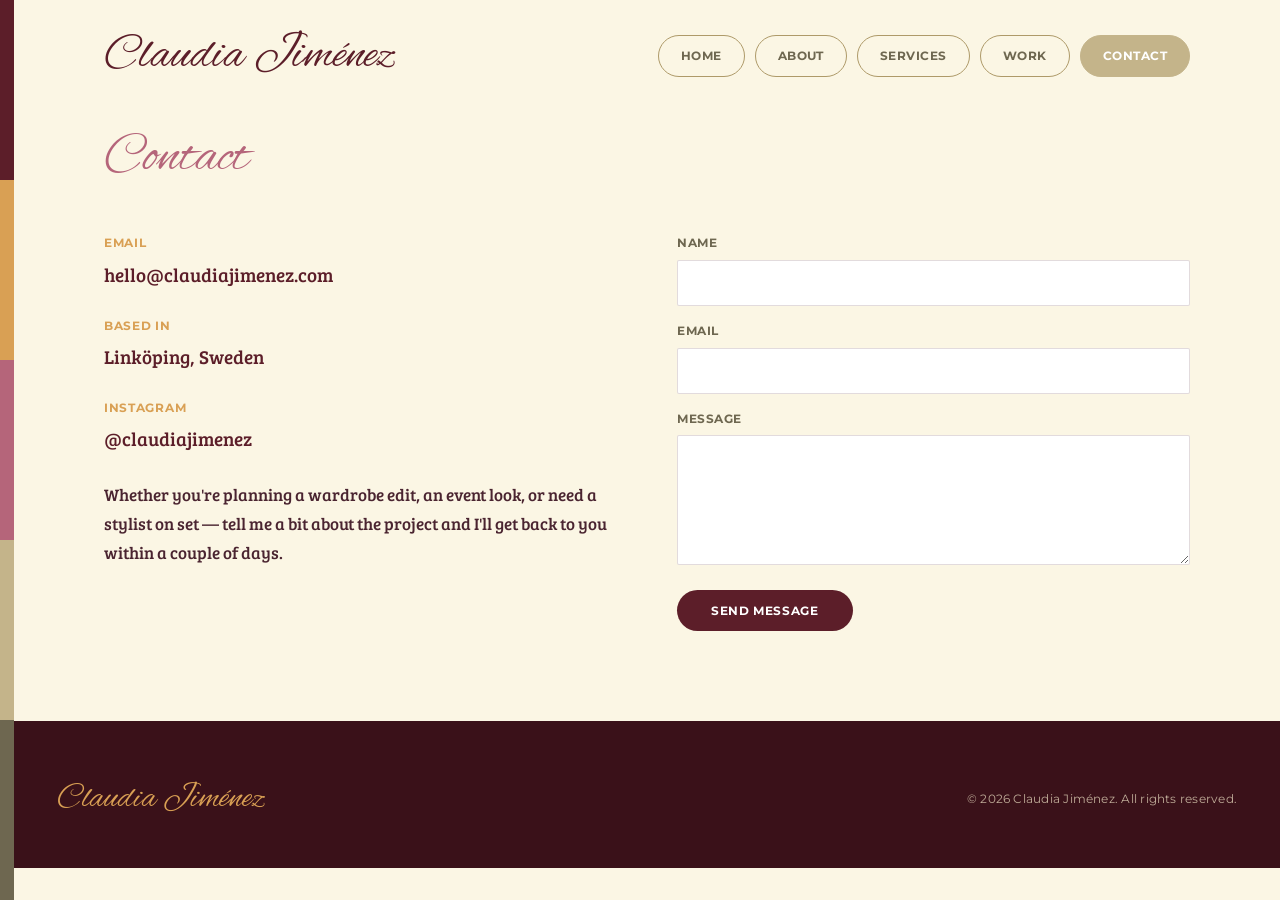
<file: claudia-portfolio/contact.html>
<!DOCTYPE html>
<html lang="en">
<head>
<meta charset="UTF-8">
<meta name="viewport" content="width=device-width, initial-scale=1.0">
<title>Contact — Claudia Jiménez</title>
<link rel="stylesheet" href="css/style.css">
</head>
<body>
<a class="skip-link" href="#main">Skip to content</a>
<div class="swatch-strip" aria-hidden="true"><span></span><span></span><span></span><span></span><span></span></div>

<header class="site-header">
  <a class="logo" href="index.html">Claudia Jiménez</a>
  <nav class="pills" aria-label="Main">
    <a href="index.html">Home</a>
    <a href="about.html">About</a>
    <a href="services.html">Services</a>
    <a href="work.html">Work</a>
    <a href="contact.html" aria-current="page">Contact</a>
  </nav>
</header>

<main id="main">
  <section class="section">
    <p class="section-title">Contact</p>

    <div class="contact-grid">
      <div class="contact-info">
        <p class="label">Email</p>
        <p class="value">hello@claudiajimenez.com</p>

        <p class="label">Based in</p>
        <p class="value">Linköping, Sweden</p>

        <p class="label">Instagram</p>
        <p class="value">@claudiajimenez</p>

        <p>Whether you're planning a wardrobe edit, an event look, or need a stylist on set — tell me a bit about the project and I'll get back to you within a couple of days.</p>
      </div>

      <form class="contact-form" onsubmit="event.preventDefault(); alert('Thanks! This form is not yet connected — see the README for how to wire it up.');">
        <div>
          <label for="name">Name</label>
          <input type="text" id="name" name="name" required>
        </div>
        <div>
          <label for="email">Email</label>
          <input type="email" id="email" name="email" required>
        </div>
        <div>
          <label for="message">Message</label>
          <textarea id="message" name="message" required></textarea>
        </div>
        <button type="submit">Send message</button>
      </form>
    </div>
  </section>
</main>

<footer>
  <div class="footer-inner">
    <span class="footer-logo">Claudia Jiménez</span>
    <span class="footer-meta">&copy; <span id="year"></span> Claudia Jiménez. All rights reserved.</span>
  </div>
</footer>
<script>document.getElementById('year').textContent = new Date().getFullYear();</script>
</body>
</html>
</file>
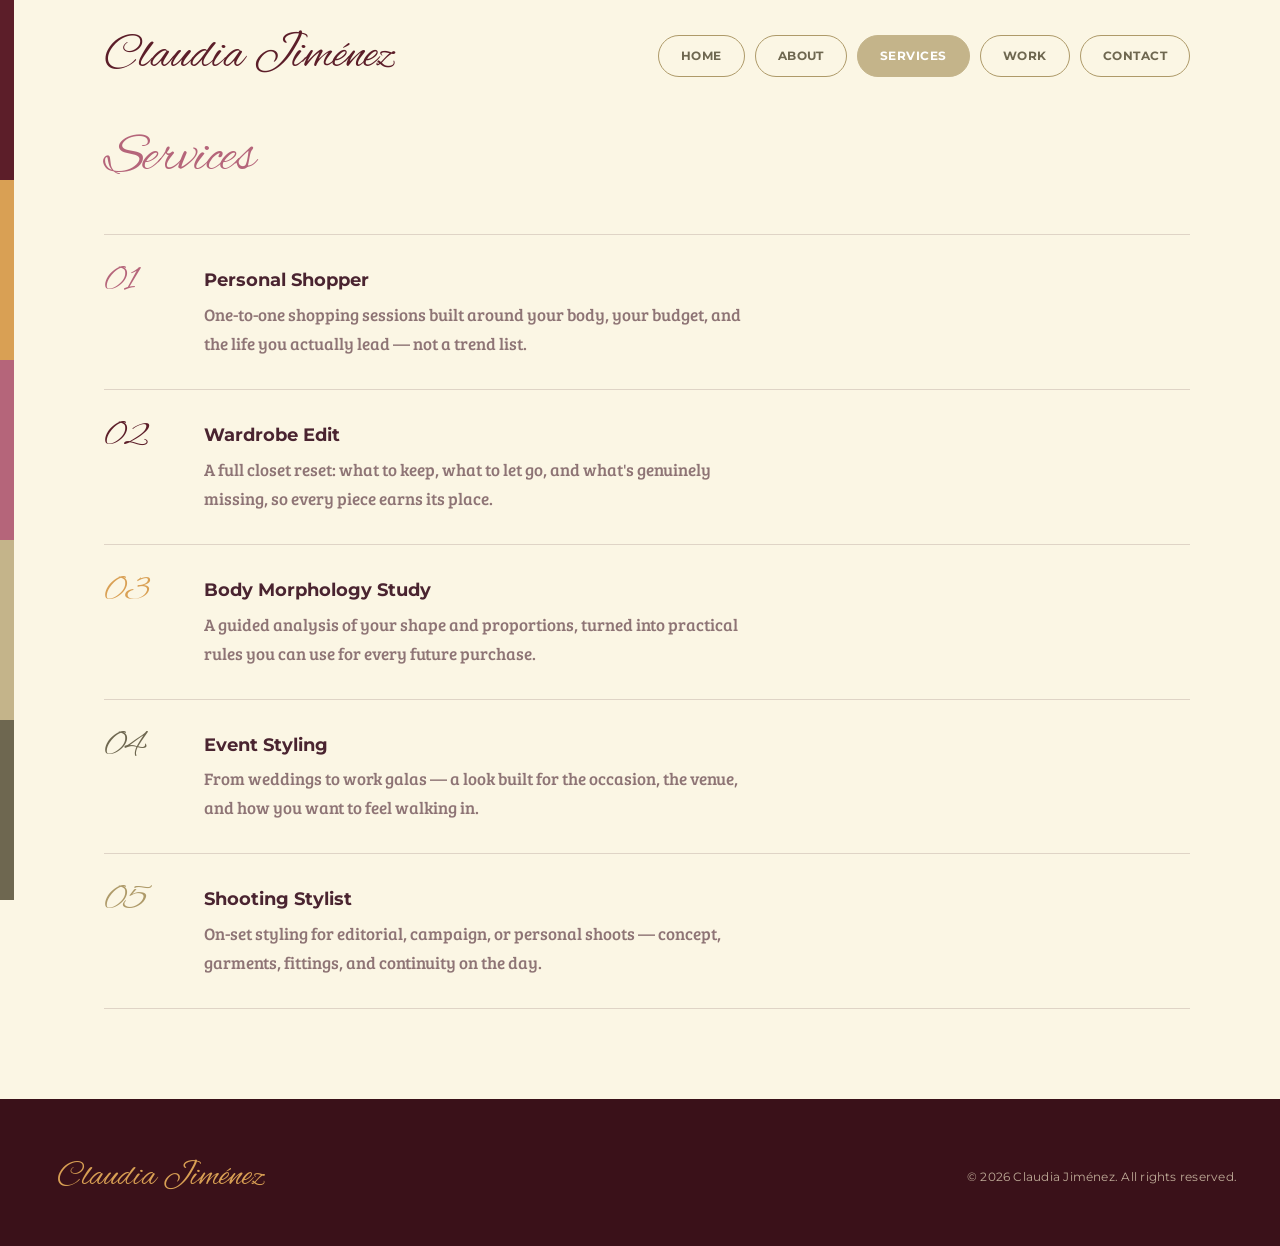
<file: claudia-portfolio/services.html>
<!DOCTYPE html>
<html lang="en">
<head>
<meta charset="UTF-8">
<meta name="viewport" content="width=device-width, initial-scale=1.0">
<title>Services — Claudia Jiménez</title>
<link rel="stylesheet" href="css/style.css">
</head>
<body>
<a class="skip-link" href="#main">Skip to content</a>
<div class="swatch-strip" aria-hidden="true"><span></span><span></span><span></span><span></span><span></span></div>

<header class="site-header">
  <a class="logo" href="index.html">Claudia Jiménez</a>
  <nav class="pills" aria-label="Main">
    <a href="index.html">Home</a>
    <a href="about.html">About</a>
    <a href="services.html" aria-current="page">Services</a>
    <a href="work.html">Work</a>
    <a href="contact.html">Contact</a>
  </nav>
</header>

<main id="main">
  <section class="section">
    <p class="section-title">Services</p>
    <div class="service-list" id="service-list">
      <!-- injected by js/main.js from data/services.json -->
    </div>
  </section>
</main>

<footer>
  <div class="footer-inner">
    <span class="footer-logo">Claudia Jiménez</span>
    <span class="footer-meta">&copy; <span id="year"></span> Claudia Jiménez. All rights reserved.</span>
  </div>
</footer>
<script>document.getElementById('year').textContent = new Date().getFullYear();</script>
<script src="js/main.js"></script>
</body>
</html>
</file>
<file: claudia-portfolio/css/style.css>
/* ============================================
   Claudia Jiménez — Portfolio
   Palette + type sampled directly, pixel by pixel,
   from Claudia's own reference screenshots:

     cream        #FBF6E4   page background
     burgundy     #5C1E29   logo, captions, primary text/headings
     tan          #C4B48A   nav pill fill
     olive        #6E6750   uppercase labels / nav text
     rose         #B5657A   script accent heading ("About…")
     rose-bg      #E6CCD0   About section wash
     gold         #D9A054   accent pulled from the sunset/portfolio photos

   Type:
     Script   — 'Alex Brush'   (logo + decorative headings — same face,
                                 just recoloured, exactly like the reference)
     Labels   — 'Montserrat' 700  (nav, uppercase card headers)
     Body     — 'Bree Serif'      (rounded slab used for all paragraph text)
   ============================================ */

@import url('https://fonts.googleapis.com/css2?family=Alex+Brush&family=Bree+Serif&family=Montserrat:wght@500;600;700;800&display=swap');

:root {
  --cream: #FBF6E4;
  --cream-deep: #F1E6C8;
  --burgundy: #5C1E29;
  --burgundy-soft: #7A3B45;
  --burgundy-deep: #3A1119;
  --tan: #C4B48A;
  --tan-deep: #AE9A69;
  --olive: #6E6750;
  --rose: #B5657A;
  --rose-bg: #E6CCD0;
  --gold: #D9A054;
  --ink: #4A2430;
  --ink-60: rgba(74, 36, 48, 0.62);
  --line: rgba(74, 36, 48, 0.16);
  --max-w: 1180px;
}

* { box-sizing: border-box; }
html { scroll-behavior: smooth; }

body {
  margin: 0;
  background: var(--cream);
  color: var(--ink);
  font-family: 'Bree Serif', serif;
  font-weight: 400;
  font-size: 17px;
  line-height: 1.7;
  -webkit-font-smoothing: antialiased;
}

a { color: inherit; text-decoration: none; }
img { max-width: 100%; display: block; }

h1, h2, h3 {
  font-family: 'Bree Serif', serif;
  font-weight: 400;
  margin: 0 0 0.5em;
  color: var(--ink);
}

p { margin: 0 0 1em; }

.wrap { max-width: var(--max-w); margin: 0 auto; padding: 0 40px; }

.skip-link {
  position: absolute; left: -999px; top: 0;
  background: var(--burgundy); color: #fff;
  padding: 10px 16px; z-index: 200;
  font-family: 'Montserrat', sans-serif;
}
.skip-link:focus { left: 12px; top: 12px; }

/* ---------- Decorative swatch strip — a stylist's colour story,
   pulled straight from the real palette above, not invented. ---------- */
.swatch-strip {
  position: fixed;
  left: 0; top: 0; bottom: 0;
  width: 14px;
  z-index: 50;
  display: flex;
  flex-direction: column;
}
.swatch-strip span { flex: 1; }
.swatch-strip span:nth-child(1) { background: var(--burgundy); }
.swatch-strip span:nth-child(2) { background: var(--gold); }
.swatch-strip span:nth-child(3) { background: var(--rose); }
.swatch-strip span:nth-child(4) { background: var(--tan); }
.swatch-strip span:nth-child(5) { background: var(--olive); }

@media (max-width: 700px) { .swatch-strip { display: none; } }

/* ---------- Header / Nav ---------- */
header.site-header {
  padding: 32px 40px 32px 54px;
  display: flex;
  align-items: center;
  justify-content: space-between;
  max-width: var(--max-w);
  margin: 0 auto;
  flex-wrap: wrap;
  gap: 16px;
}

.logo {
  font-family: 'Alex Brush', cursive;
  font-size: 3rem;
  color: var(--burgundy);
  line-height: 1;
}

nav.pills { display: flex; gap: 10px; flex-wrap: wrap; }

nav.pills a {
  font-family: 'Montserrat', sans-serif;
  border: 1.5px solid var(--tan-deep);
  border-radius: 999px;
  padding: 10px 22px;
  font-size: 0.74rem;
  letter-spacing: 0.04em;
  text-transform: uppercase;
  font-weight: 700;
  color: var(--olive);
  transition: background 0.2s ease, color 0.2s ease, border-color 0.2s ease;
}

nav.pills a:hover { border-color: var(--burgundy); color: var(--burgundy); }

nav.pills a[aria-current="page"] {
  background: var(--tan);
  border-color: var(--tan);
  color: #fff;
}

/* ---------- Hero ---------- */
.hero {
  max-width: var(--max-w);
  margin: 6px auto 74px;
  padding: 0 40px 0 54px;
}

.hero-frame {
  position: relative;
  border-radius: 3px;
  overflow: hidden;
  aspect-ratio: 16 / 8.4;
  background: var(--cream-deep);
}

.hero-frame img { width: 100%; height: 100%; object-fit: cover; }

.hero-caption {
  position: absolute;
  left: 36px; bottom: 32px;
  max-width: 560px;
  background: rgba(251, 246, 228, 0.95);
  padding: 22px 34px;
}

.hero-caption p {
  margin: 0;
  font-family: 'Alex Brush', cursive;
  font-size: clamp(1.8rem, 3.4vw, 2.4rem);
  color: var(--burgundy);
  line-height: 1.15;
}

/* ---------- Card grid (home links) ---------- */
.card-grid {
  max-width: var(--max-w);
  margin: 0 auto 90px;
  padding: 0 40px 0 54px;
  display: grid;
  grid-template-columns: repeat(2, 1fr);
  gap: 42px 44px;
}

.card-link { display: block; }

.card-link h3 {
  font-family: 'Montserrat', sans-serif;
  font-weight: 800;
  text-transform: uppercase;
  letter-spacing: 0.04em;
  text-align: left;
  font-size: 1.05rem;
  color: var(--olive);
  margin: 0 0 16px;
}

.card-link .thumb {
  border-radius: 2px;
  overflow: hidden;
  aspect-ratio: 4 / 3;
  background: var(--cream-deep);
}

.card-link:nth-child(1) .thumb { transform: rotate(-0.6deg); }
.card-link:nth-child(2) .thumb { transform: rotate(0.5deg); }
.card-link:nth-child(3) .thumb { transform: rotate(0.4deg); }
.card-link:nth-child(4) .thumb { transform: rotate(-0.5deg); }

.card-link .thumb img {
  width: 100%; height: 100%; object-fit: cover;
  transition: transform 0.5s ease;
}
.card-link:hover .thumb img { transform: scale(1.05); }

/* ---------- Section shell ---------- */
.section {
  max-width: var(--max-w);
  margin: 0 auto 90px;
  padding: 0 40px 0 54px;
}

.section-title {
  font-family: 'Alex Brush', cursive;
  color: var(--rose);
  font-size: 3.4rem;
  margin-bottom: 30px;
}

/* ---------- About page ---------- */
.about-block {
  background: var(--rose-bg);
  padding: 54px;
  border-radius: 3px;
  display: grid;
  grid-template-columns: 340px 1fr;
  gap: 54px;
  align-items: start;
  position: relative;
}

.about-block img {
  border: 4px solid var(--burgundy);
  border-radius: 2px;
}

.about-copy p { color: var(--ink); }

.pull-quote {
  font-family: 'Alex Brush', cursive;
  color: var(--burgundy);
  font-size: 1.9rem;
  line-height: 1.3;
  border-left: 4px solid var(--gold);
  padding-left: 22px;
  margin: 30px 0 0;
}

.experience { margin-top: 70px; }

.experience h2 {
  font-family: 'Alex Brush', cursive;
  color: var(--rose);
  font-size: 2.6rem;
}

.exp-item {
  padding: 26px 0;
  border-top: 1px solid var(--line);
  display: grid;
  grid-template-columns: 220px 1fr;
  gap: 24px;
}
.exp-item:last-child { border-bottom: 1px solid var(--line); }

.exp-item .exp-head { grid-column: 1; }

.exp-item .role {
  font-family: 'Montserrat', sans-serif;
  font-weight: 700;
  font-size: 0.98rem;
  color: var(--burgundy);
  margin-bottom: 6px;
  line-height: 1.35;
}

.exp-item .company {
  font-family: 'Montserrat', sans-serif;
  font-size: 0.72rem;
  text-transform: uppercase;
  letter-spacing: 0.05em;
  color: var(--gold);
  font-weight: 700;
}

.exp-item p { margin: 0; color: var(--ink); }

@media (max-width: 720px) {
  .exp-item { grid-template-columns: 1fr; gap: 6px; }
}

/* ---------- Services page ---------- */
.service-list { display: grid; gap: 0; }

.service-item {
  display: grid;
  grid-template-columns: 74px 1fr;
  gap: 26px;
  padding: 30px 0;
  border-top: 1px solid var(--line);
}
.service-item:last-child { border-bottom: 1px solid var(--line); }

.service-item .num {
  font-family: 'Alex Brush', cursive;
  color: var(--num-color, var(--rose));
  font-size: 2.2rem;
  line-height: 1;
}

.service-item:nth-child(5n+1) .num { --num-color: var(--rose); }
.service-item:nth-child(5n+2) .num { --num-color: var(--burgundy); }
.service-item:nth-child(5n+3) .num { --num-color: var(--gold); }
.service-item:nth-child(5n+4) .num { --num-color: var(--olive); }
.service-item:nth-child(5n+5) .num { --num-color: var(--tan-deep); }

.service-item h3 {
  font-family: 'Montserrat', sans-serif;
  font-weight: 700;
  font-size: 1.1rem;
  color: var(--ink);
  margin-bottom: 6px;
}

.service-item p { color: var(--ink-60); margin: 0; max-width: 60ch; }

/* ---------- Work page ---------- */
.filters { display: flex; gap: 10px; margin-bottom: 36px; }

.filters button {
  font-family: 'Montserrat', sans-serif;
  font-weight: 700;
  border: 1.5px solid var(--tan-deep);
  background: transparent;
  border-radius: 999px;
  padding: 10px 24px;
  font-size: 0.74rem;
  letter-spacing: 0.04em;
  text-transform: uppercase;
  color: var(--olive);
  cursor: pointer;
  transition: background 0.2s ease, color 0.2s ease, border-color 0.2s ease;
}

.filters button:hover { border-color: var(--burgundy); color: var(--burgundy); }

.filters button.active {
  background: var(--burgundy);
  border-color: var(--burgundy);
  color: var(--cream);
}

.work-grid {
  display: grid;
  grid-template-columns: repeat(3, 1fr);
  gap: 30px;
}

.work-item {
  position: relative;
  border-radius: 2px;
  overflow: hidden;
  aspect-ratio: 3 / 4;
  background: var(--cream-deep);
}

.work-item img {
  width: 100%; height: 100%; object-fit: cover;
  transition: transform 0.5s ease;
}
.work-item:hover img { transform: scale(1.05); }

.work-item .tag {
  position: absolute; top: 14px; left: 14px;
  font-family: 'Montserrat', sans-serif;
  color: #fff;
  font-size: 0.68rem;
  text-transform: uppercase;
  letter-spacing: 0.05em;
  font-weight: 700;
  padding: 5px 13px;
  border-radius: 999px;
}
.work-item[data-cat="Styling"] .tag { background: var(--burgundy); }
.work-item[data-cat="Design"] .tag { background: var(--gold); }

.work-item .caption {
  position: absolute; left: 0; right: 0; bottom: 0;
  padding: 18px;
  background: linear-gradient(to top, rgba(58,17,25,0.88), transparent);
  color: #fff;
  font-family: 'Alex Brush', cursive;
  font-size: 1.35rem;
}

/* ---------- Contact page ---------- */
.contact-grid { display: grid; grid-template-columns: 1fr 1fr; gap: 60px; }

.contact-info .label {
  font-family: 'Montserrat', sans-serif;
  font-size: 0.72rem;
  text-transform: uppercase;
  letter-spacing: 0.06em;
  color: var(--gold);
  font-weight: 700;
  margin-bottom: 4px;
}

.contact-info .value {
  font-family: 'Bree Serif', serif;
  font-size: 1.2rem;
  color: var(--burgundy);
  margin-bottom: 26px;
}

form.contact-form { display: grid; gap: 16px; }

form.contact-form label {
  display: block;
  font-family: 'Montserrat', sans-serif;
  font-size: 0.72rem;
  text-transform: uppercase;
  letter-spacing: 0.05em;
  font-weight: 700;
  color: var(--olive);
  margin-bottom: 6px;
}

form.contact-form input,
form.contact-form textarea {
  width: 100%;
  border: 1.5px solid var(--line);
  background: #fff;
  border-radius: 2px;
  padding: 12px 14px;
  font-family: 'Bree Serif', serif;
  font-size: 0.95rem;
  color: var(--ink);
}
form.contact-form input:focus,
form.contact-form textarea:focus { outline: 2px solid var(--rose); outline-offset: 1px; }

form.contact-form textarea { min-height: 130px; resize: vertical; }

form.contact-form button {
  justify-self: start;
  background: var(--burgundy);
  color: #fff;
  border: none;
  border-radius: 999px;
  padding: 13px 34px;
  font-family: 'Montserrat', sans-serif;
  font-weight: 700;
  font-size: 0.78rem;
  text-transform: uppercase;
  letter-spacing: 0.05em;
  cursor: pointer;
  transition: background 0.2s ease;
}
form.contact-form button:hover { background: var(--rose); }

/* ---------- Footer ---------- */
footer {
  background: var(--burgundy-deep);
  color: var(--cream-deep);
  padding: 50px 40px 40px 54px;
}

footer .footer-inner {
  max-width: var(--max-w);
  margin: 0 auto;
  display: flex;
  align-items: center;
  justify-content: space-between;
  flex-wrap: wrap;
  gap: 16px;
}

footer .footer-logo {
  font-family: 'Alex Brush', cursive;
  font-size: 2.1rem;
  color: var(--gold);
}

footer .footer-meta {
  font-family: 'Montserrat', sans-serif;
  font-size: 0.72rem;
  letter-spacing: 0.02em;
  color: rgba(241, 230, 200, 0.72);
}

/* ---------- Responsive ---------- */
@media (max-width: 860px) {
  .about-block { grid-template-columns: 1fr; }
  .about-block img { width: 220px; }
  .card-grid { grid-template-columns: 1fr; }
  .work-grid { grid-template-columns: repeat(2, 1fr); }
  .contact-grid { grid-template-columns: 1fr; }
}

@media (max-width: 560px) {
  header.site-header { padding: 20px 22px; }
  .hero, .section, .card-grid { padding-left: 22px; padding-right: 22px; }
  .work-grid { grid-template-columns: 1fr; }
  .hero-caption { left: 16px; right: 16px; padding: 16px 20px; }
  footer { padding: 40px 22px; }
}

@media (prefers-reduced-motion: reduce) {
  html { scroll-behavior: auto; }
  * { transition: none !important; }
}
</file>
